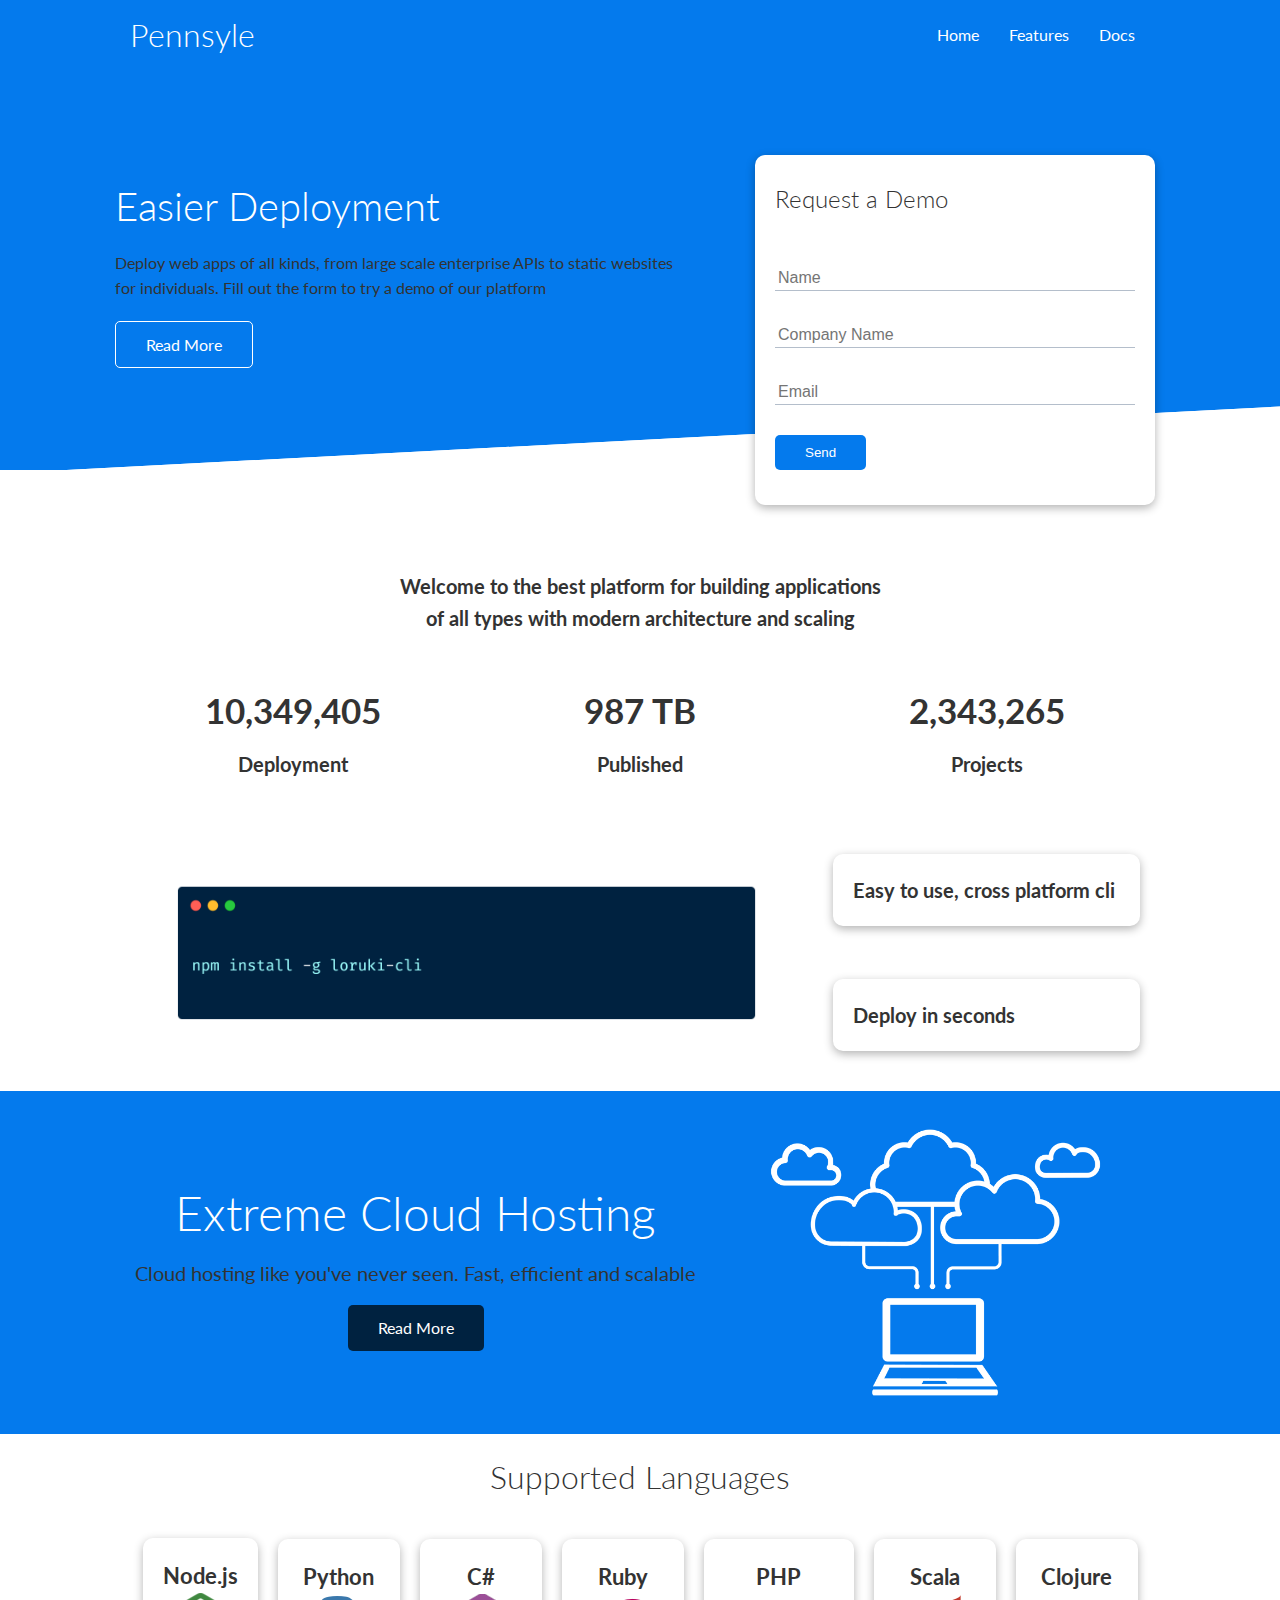
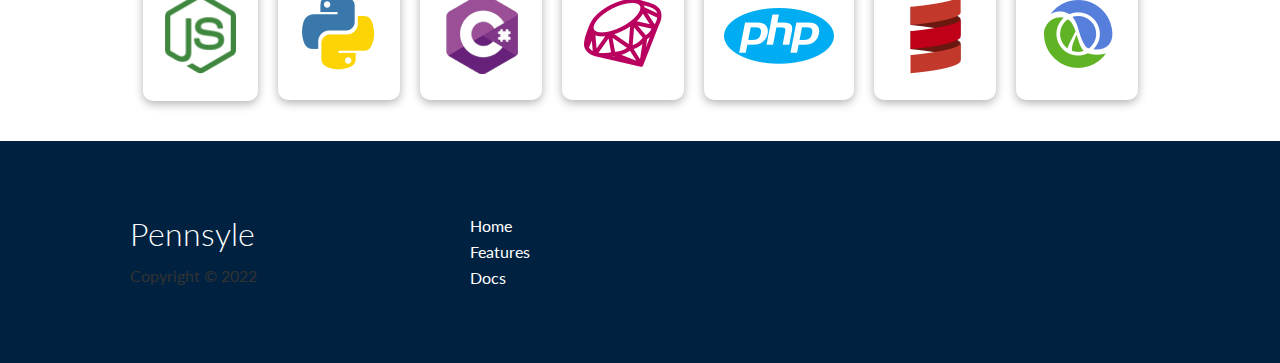
<file: index.html>
<!DOCTYPE html>
<html lang="en">
  <head>
    <meta charset="UTF-8" />
    <meta http-equiv="X-UA-Compatible" content="IE=edge" />
    <meta name="viewport" content="width=device-width, initial-scale=1.0" />
    <link rel="stylesheet" href="style.css" />
    <link rel="stylesheet" href="utilities.css" />
    <link
      rel="stylesheet"
      href="https://cdnjs.cloudflare.com/ajax/libs/font-awesome/6.1.0/css/all.min.css"
      integrity="sha512-10/jx2EXwxxWqCLX/hHth/vu2KY3jCF70dCQB8TSgNjbCVAC/8vai53GfMDrO2Emgwccf2pJqxct9ehpzG+MTw=="
      crossorigin="anonymous"
      referrerpolicy="no-referrer"
    />
    <title>Pennsyle | Cloud Hosting For Everyone</title>
  </head>
  <body>
    <div class="navbar">
      <div class="container flex">
        <h1 class="logo">Pennsyle</h1>
        <nav>
          <ul>
            <li><a href="index.html">Home</a></li>
            <li><a href="features.html">Features</a></li>
            <li><a href="docs.html">Docs</a></li>
          </ul>
        </nav>
      </div>
    </div>

    <section class="showcase">
      <div class="container grid">
        <div class="showcase-text">
          <h1>Easier Deployment</h1>
          <p>
            Deploy web apps of all kinds, from large scale enterprise APIs to
            static websites for individuals. Fill out the form to try a demo of
            our platform
          </p>
          <a href="features.html" class="btn btn-outline">Read More</a>
        </div>

        <div class="showcase-form card">
          <h2>Request a Demo</h2>
          <form
            name="contact"
            method="POST"
            netlify-honeypot="bot-field"
            data-netlify="true"
          >
            <input type="hidden" name="form-name" value="contact" />
            <p class="hidden">
              <label>
                Don’t fill this out if you’re human: <input name="bot-field" />
              </label>
            </p>
            <div class="form-control">
              <input type="text" name="name" placeholder="Name" required />
            </div>

            <div class="form-control">
              <input
                type="text"
                name="company"
                placeholder="Company Name"
                required
              />
            </div>

            <div class="form-control">
              <input type="email" name="email" placeholder="Email" required />
            </div>
            <input type="submit" value="Send" class="btn btn-primary" />
          </form>
        </div>
      </div>
    </section>

    <!-- Stats -->
    <div class="stats">
      <div class="container">
        <h3 class="stats-heading text-center my-1">
          Welcome to the best platform for building applications of all types
          with modern architecture and scaling
        </h3>

        <div class="grid grid-3 text-center my-4">
          <div>
            <i class="fas fa-server fa-3x"></i>
            <h3>10,349,405</h3>
            <p class="text-secondary">Deployment</p>
          </div>

          <div>
            <i class="fas fa-upload fa-3x"></i>
            <h3>987 TB</h3>
            <p class="text-secondary">Published</p>
          </div>

          <div>
            <i class="fas fa-project-diagram fa-3x"></i>
            <h3>2,343,265</h3>
            <p class="text-secondary">Projects</p>
          </div>
        </div>
      </div>
    </div>

    <!-- cli -->
    <section class="cli">
      <div class="container grid">
        <img src="./images/cli.png" alt="cli" />
        <div class="card">
          <h3>Easy to use, cross platform cli</h3>
        </div>
        <div class="card">
          <h3>Deploy in seconds</h3>
        </div>
      </div>
    </section>

    <!-- Cloud -->
    <section class="cloud bg-primary my-2 py-2">
      <div class="container grid">
        <div class="text-center">
          <h2 class="lg">Extreme Cloud Hosting</h2>
          <p class="lead my-1">
            Cloud hosting like you've never seen. Fast, efficient and scalable
          </p>
          <a href="features.html" class="btn btn-dark">Read More</a>
        </div>
        <img src="./images/cloud.png" alt="cloud" />
      </div>
    </section>

    <!-- Supported Languages -->
    <section class="languages">
      <h2 class="md text-center my-2">Supported Languages</h2>
      <div class="container flex">
        <div class="card">
          <h4>Node.js</h4>
          <img src="./images/logos/node.png" alt="" />
        </div>
        <div class="card">
          <h4>Python</h4>
          <img src="./images/logos/python.png" alt="" />
        </div>
        <div class="card">
          <h4>C#</h4>
          <img src="./images/logos/csharp.png" alt="" />
        </div>
        <div class="card">
          <h4>Ruby</h4>
          <img src="./images/logos/ruby.png" alt="" />
        </div>
        <div class="card">
          <h4>PHP</h4>
          <img src="./images/logos/php.png" alt="" />
        </div>
        <div class="card">
          <h4>Scala</h4>
          <img src="./images/logos/scala.png" alt="" />
        </div>
        <div class="card">
          <h4>Clojure</h4>
          <img src="./images/logos/favicon.png" alt="" />
        </div>
      </div>
    </section>

    <!-- Footer -->
    <footer class="footer bg-dark py-5">
      <div class="grid-3 container">
        <div>
          <h1>Pennsyle</h1>
          <p>Copyright &copy; 2022</p>
        </div>
        <div>
          <ul>
            <li><a href="index.html"></a>Home</li>
            <li><a href="features.html"></a>Features</li>
            <li><a href="docs.html"></a>Docs</li>
          </ul>
        </div>
        <div class="social">
          <a href="#"><i class="fab fa-github fa-2x"></i></a>
          <a href="#"><i class="fab fa-facebook fa-2x"></i></a>
          <a href="#"><i class="fab fa-instagram fa-2x"></i></a>
          <a href="#"><i class="fab fa-twitter fa-2x"></i></a>
        </div>
      </div>
    </footer>
  </body>
</html>
</file>
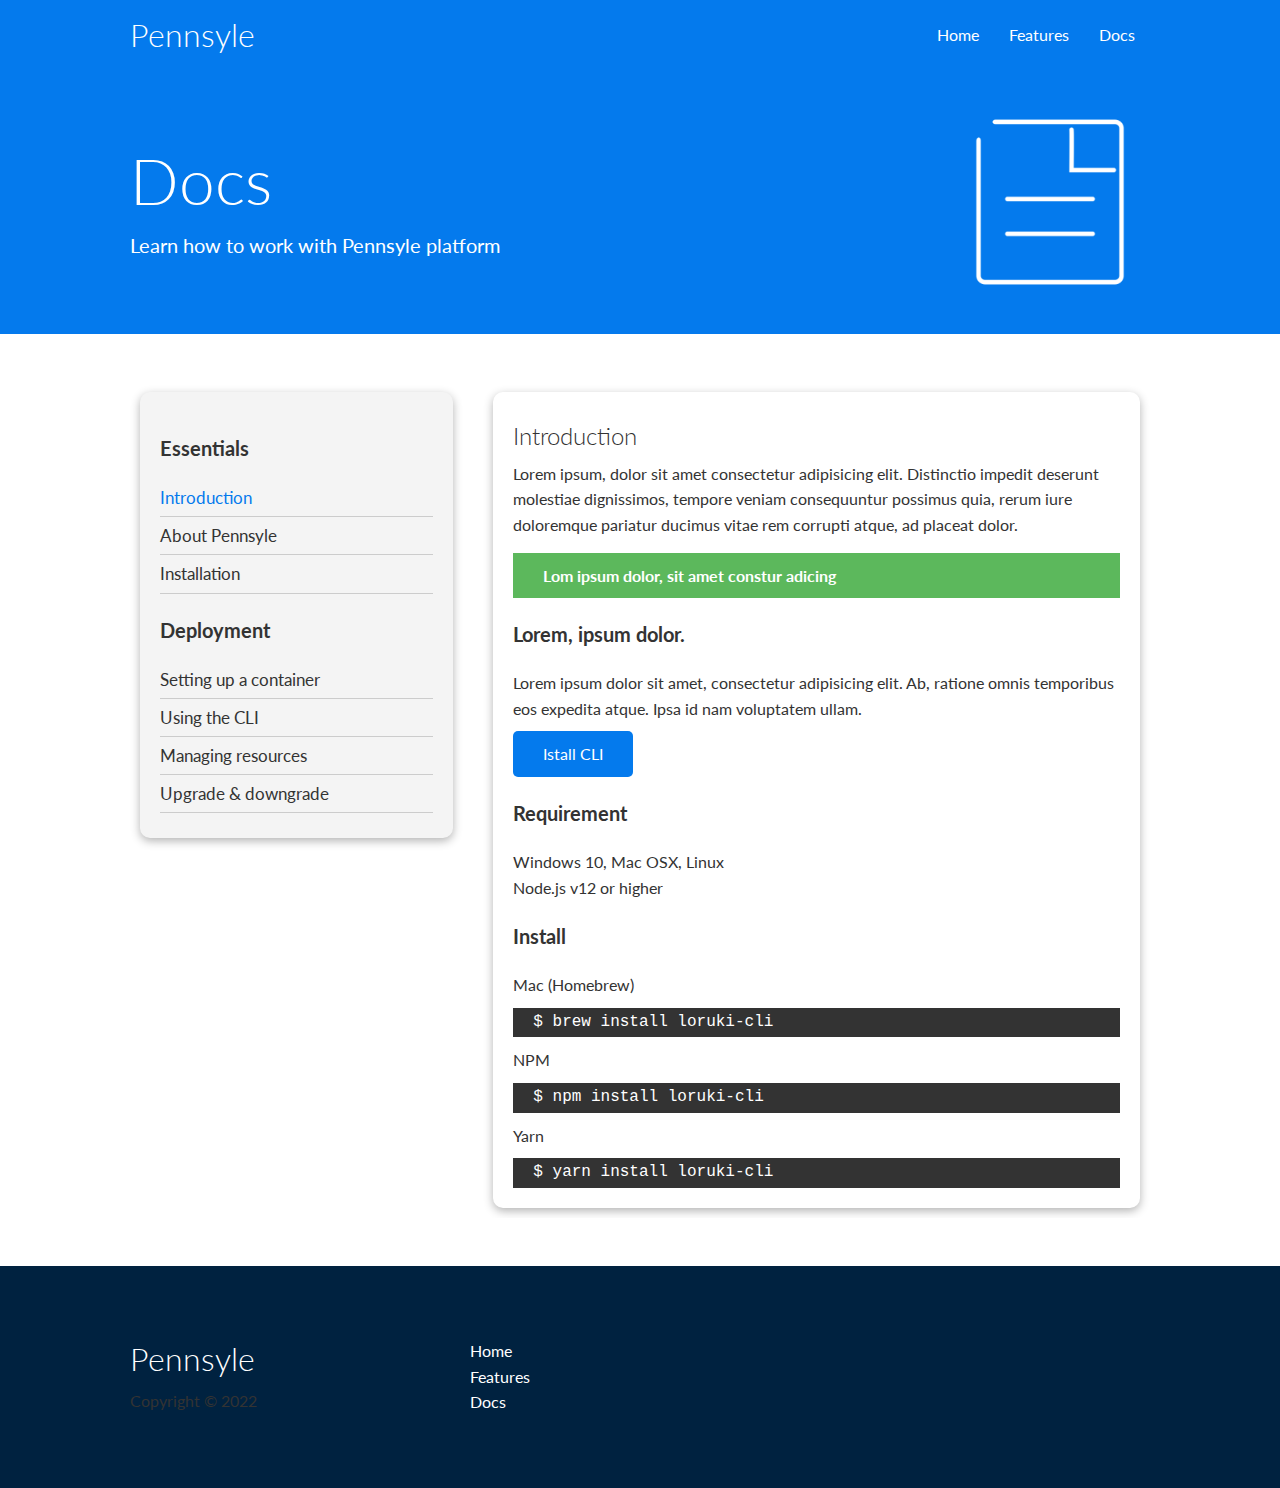
<file: docs.html>
<!DOCTYPE html>
<html lang="en">
  <head>
    <meta charset="UTF-8" />
    <meta http-equiv="X-UA-Compatible" content="IE=edge" />
    <meta name="viewport" content="width=device-width, initial-scale=1.0" />
    <link rel="stylesheet" href="style.css" />
    <link rel="stylesheet" href="utilities.css" />
    <link
      rel="stylesheet"
      href="https://cdnjs.cloudflare.com/ajax/libs/font-awesome/6.1.0/css/all.min.css"
      integrity="sha512-10/jx2EXwxxWqCLX/hHth/vu2KY3jCF70dCQB8TSgNjbCVAC/8vai53GfMDrO2Emgwccf2pJqxct9ehpzG+MTw=="
      crossorigin="anonymous"
      referrerpolicy="no-referrer"
    />
    <title>Pennsyle | Cloud Hosting For Everyone</title>
  </head>
  <body>
    <div class="navbar">
      <div class="container flex">
        <h1 class="logo">Pennsyle</h1>
        <nav>
          <ul>
            <li><a href="index.html">Home</a></li>
            <li><a href="features.html">Features</a></li>
            <li><a href="docs.html">Docs</a></li>
          </ul>
        </nav>
      </div>
    </div>

    <!-- head -->
    <section class="docs-head bg-primary py-3">
      <div class="container grid">
        <div>
          <h1 class="xl">Docs</h1>
          <p class="lead">Learn how to work with Pennsyle platform</p>
        </div>
        <img src="./images/docs.png" alt="" />
      </div>
    </section>

    <!-- docs-main -->
    <section class="docs-main my-4">
      <div class="container grid">
        <div class="card bg-light p3">
          <h3 class="my-2">Essentials</h3>
          <nav>
            <ul>
              <li><a class="text-primary" href="#">Introduction</a></li>
              <li><a href="#">About Pennsyle</a></li>
              <li><a href="#">Installation</a></li>
            </ul>
          </nav>
          <h3 class="my-2">Deployment</h3>
          <nav>
            <ul>
              <li><a href="#">Setting up a container</a></li>
              <li><a href="#">Using the CLI</a></li>
              <li><a href="#">Managing resources</a></li>
              <li><a href="#">Upgrade & downgrade</a></li>
            </ul>
          </nav>
        </div>
        <div class="card">
          <h2>Introduction</h2>
          <p>
            Lorem ipsum, dolor sit amet consectetur adipisicing elit. Distinctio
            impedit deserunt molestiae dignissimos, tempore veniam consequuntur
            possimus quia, rerum iure doloremque pariatur ducimus vitae rem
            corrupti atque, ad placeat dolor.
          </p>
          <div class="alert alert-success">
            <i class="fas fa-info"></i>Lom ipsum dolor, sit amet constur adicing
          </div>
          <h3>Lorem, ipsum dolor.</h3>
          <p>
            Lorem ipsum dolor sit amet, consectetur adipisicing elit. Ab,
            ratione omnis temporibus eos expedita atque. Ipsa id nam voluptatem
            ullam.
          </p>
          <a
            href="
          #"
            class="btn btn-primary"
            >Istall CLI</a
          >

          <h3>Requirement</h3>
          <ul>
            <li>Windows 10, Mac OSX, Linux</li>
            <li>Node.js v12 or higher</li>

            <h3>Install</h3>
            <p>Mac (Homebrew)</p>
            <pre><code>$ brew install loruki-cli</code></pre>
            <p>NPM</p>
            <pre><code>$ npm install loruki-cli</code></pre>
            <p>Yarn</p>
            <pre><code>$ yarn install loruki-cli</code></pre>
          </ul>
        </div>
      </div>
    </section>

    <!-- Footer -->
    <footer class="footer bg-dark py-5">
      <div class="grid-3 container">
        <div>
          <h1>Pennsyle</h1>
          <p>Copyright &copy; 2022</p>
        </div>
        <div>
          <ul>
            <li><a href="index.html"></a>Home</li>
            <li><a href="features.html"></a>Features</li>
            <li><a href="docs.html"></a>Docs</li>
          </ul>
        </div>
        <div class="social">
          <a href="#"><i class="fab fa-github fa-2x"></i></a>
          <a href="#"><i class="fab fa-facebook fa-2x"></i></a>
          <a href="#"><i class="fab fa-instagram fa-2x"></i></a>
          <a href="#"><i class="fab fa-twitter fa-2x"></i></a>
        </div>
      </div>
    </footer>
  </body>
</html>
</file>
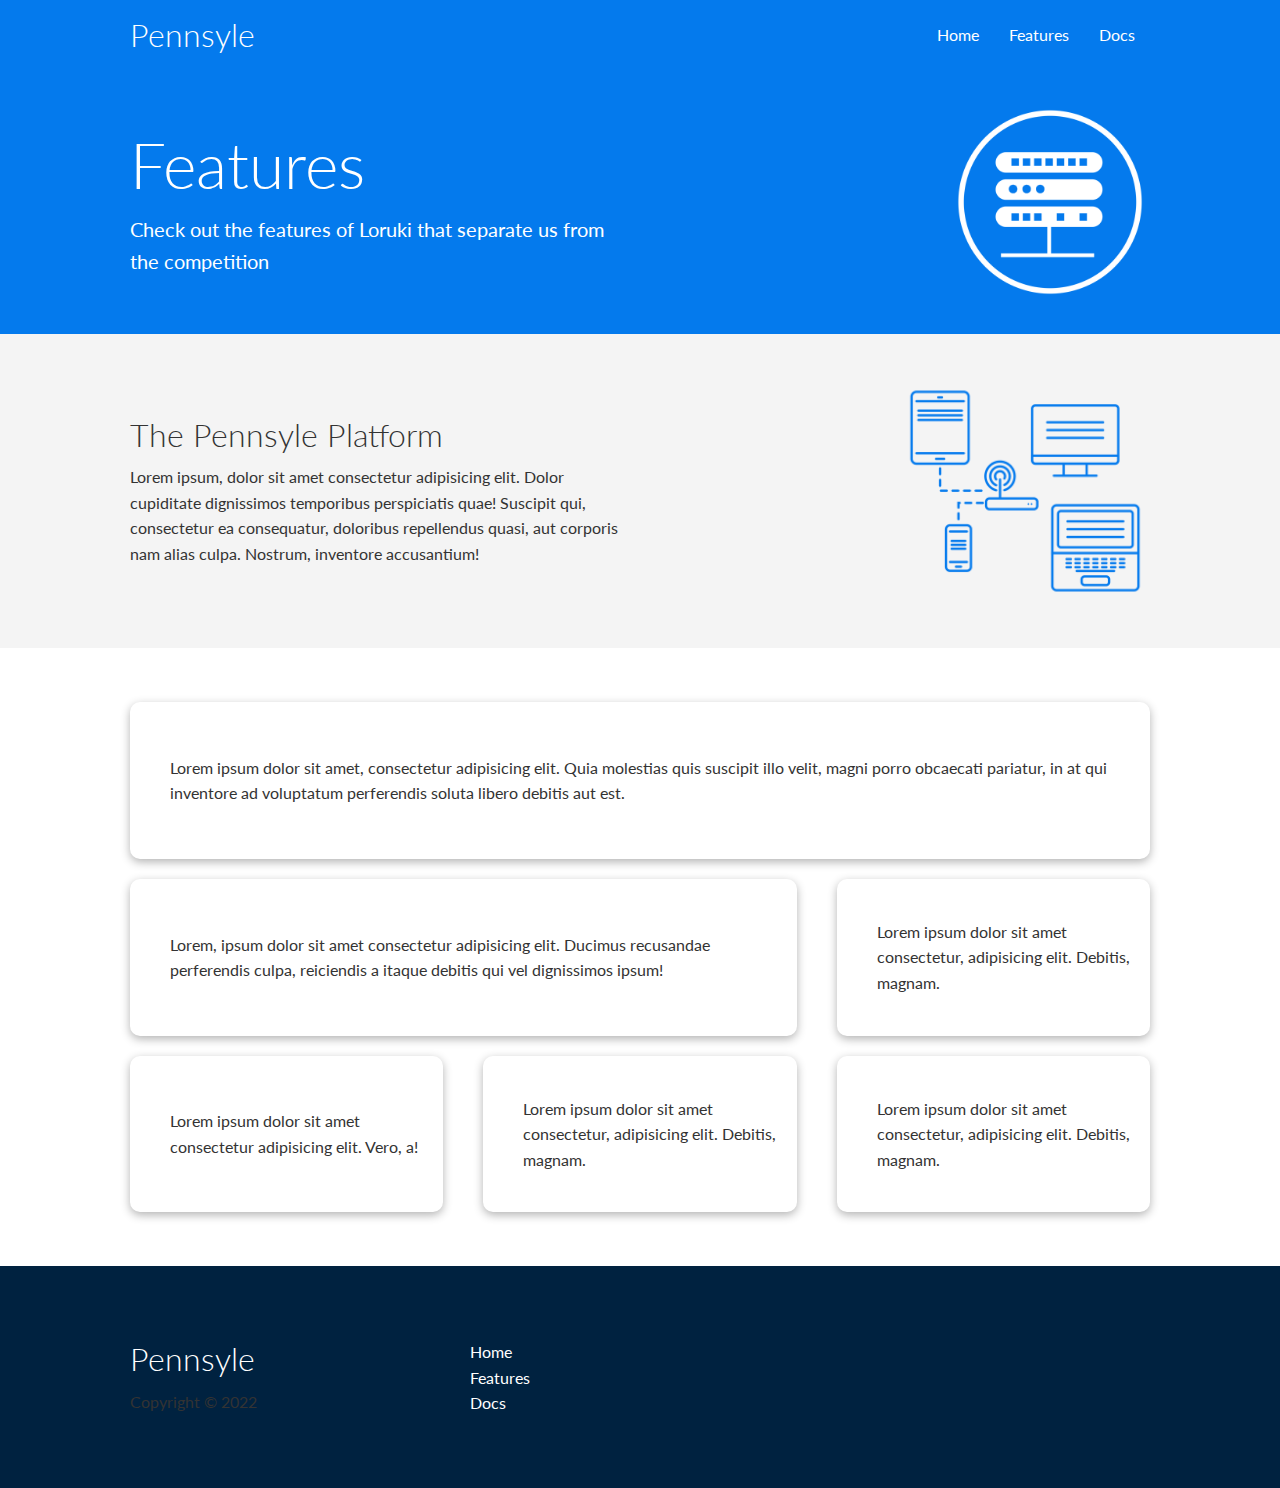
<file: features.html>
<!DOCTYPE html>
<html lang="en">
  <head>
    <meta charset="UTF-8" />
    <meta http-equiv="X-UA-Compatible" content="IE=edge" />
    <meta name="viewport" content="width=device-width, initial-scale=1.0" />
    <link rel="stylesheet" href="style.css" />
    <link rel="stylesheet" href="utilities.css" />
    <link
      rel="stylesheet"
      href="https://cdnjs.cloudflare.com/ajax/libs/font-awesome/6.1.0/css/all.min.css"
      integrity="sha512-10/jx2EXwxxWqCLX/hHth/vu2KY3jCF70dCQB8TSgNjbCVAC/8vai53GfMDrO2Emgwccf2pJqxct9ehpzG+MTw=="
      crossorigin="anonymous"
      referrerpolicy="no-referrer"
    />
    <title>Pennsyle | Cloud Hosting For Everyone</title>
  </head>
  <body>
    <div class="navbar">
      <div class="container flex">
        <h1 class="logo">Pennsyle</h1>
        <nav>
          <ul>
            <li><a href="index.html">Home</a></li>
            <li><a href="features.html">Features</a></li>
            <li><a href="docs.html">Docs</a></li>
          </ul>
        </nav>
      </div>
    </div>

    <!-- head -->
    <div class="section features-head bg-primary py-3">
      <div class="container grid">
        <div>
          <h1 class="xl">Features</h1>
          <p class="lead">
            Check out the features of Loruki that separate us from the
            competition
          </p>
        </div>
        <img src="./images/server.png" alt="" />
      </div>
    </div>

    <!-- sub-head -->
    <section class="features-sub-head bg-light py-3">
      <div class="container grid">
        <div>
          <h1 class="md">The Pennsyle Platform</h1>
          <p>
            Lorem ipsum, dolor sit amet consectetur adipisicing elit. Dolor
            cupiditate dignissimos temporibus perspiciatis quae! Suscipit qui,
            consectetur ea consequatur, doloribus repellendus quasi, aut
            corporis nam alias culpa. Nostrum, inventore accusantium!
          </p>
        </div>
        <img src="./images/server2.png" alt="" />
      </div>
    </section>

    <section class="features-main my-2">
      <div class="container grid">
        <div class="card flex">
          <i class="fas fa-server fa-3x"></i>
          <p>
            Lorem ipsum dolor sit amet, consectetur adipisicing elit. Quia
            molestias quis suscipit illo velit, magni porro obcaecati pariatur,
            in at qui inventore ad voluptatum perferendis soluta libero debitis
            aut est.
          </p>
        </div>
        <div class="card flex">
          <i class="fas fa-network-wired fa-3x"></i>
          <p>
            Lorem, ipsum dolor sit amet consectetur adipisicing elit. Ducimus
            recusandae perferendis culpa, reiciendis a itaque debitis qui vel
            dignissimos ipsum!
          </p>
        </div>
        <div class="card flex">
          <i class="fas fa-laptop-code fa-3x"></i>
          <p>
            Lorem ipsum dolor sit amet consectetur, adipisicing elit. Debitis,
            magnam.
          </p>
        </div>
        <div class="card flex">
          <i class="fas fa-database fa-3x"></i>
          <p>
            Lorem ipsum dolor sit amet consectetur adipisicing elit. Vero, a!
          </p>
        </div>
        <div class="card flex">
          <i class="fas fa-power-off fa-3x"></i>
          <p>
            Lorem ipsum dolor sit amet consectetur, adipisicing elit. Debitis,
            magnam.
          </p>
        </div>
        <div class="card flex">
          <i class="fas fa-upload fa-3x"></i>
          <p>
            Lorem ipsum dolor sit amet consectetur, adipisicing elit. Debitis,
            magnam.
          </p>
        </div>
      </div>
    </section>

    <!-- Footer -->
    <footer class="footer bg-dark py-5">
      <div class="grid-3 container">
        <div>
          <h1>Pennsyle</h1>
          <p>Copyright &copy; 2022</p>
        </div>
        <div>
          <ul>
            <li><a href="index.html"></a>Home</li>
            <li><a href="features.html"></a>Features</li>
            <li><a href="docs.html"></a>Docs</li>
          </ul>
        </div>
        <div class="social">
          <a href="#"><i class="fab fa-github fa-2x"></i></a>
          <a href="#"><i class="fab fa-facebook fa-2x"></i></a>
          <a href="#"><i class="fab fa-instagram fa-2x"></i></a>
          <a href="#"><i class="fab fa-twitter fa-2x"></i></a>
        </div>
      </div>
    </footer>
  </body>
</html>
</file>
<file: style.css>
@import url('https://fonts.googleapis.com/css2?family=Lato:wght@300&display=swap');

:root {
  --primary-color: #047aed;
  --secondary-color: #1c3fa8;
  --dark-color: #002240;
  --light-color: #f4f4f4;
  --success-color: #5cb85c;
  --error-color: #d9534f;
}

* {
  box-sizing: border-box;
  margin: 0;
  padding: 0;
}

body {
  font-size: 16px;
  /* zoom: 80%; */
  font-family: 'Lato', sans-serif;
  color: #333;
  line-height: 1.6;
}

ul {
  list-style-type: none;
}

a {
  text-decoration: none;
  color: #333;
}

h1,
h2 {
  font-weight: 300;
  line-height: 1.2;
  margin: 10px 0;
}

h3 {
  font-size: 20px;
}

p {
  margin: 10px 0;
  color: #333;
}

img {
  width: 100%;
}

code,
pre {
  background-color: #333;
  color: #fff;
  padding: 2px 10px;
}

.hidden {
  visibility: hidden;
  height: 0;
}

/* Navbar */
.navbar {
  background-color: var(--primary-color);
  color: #fff;
  height: 70px;
}

.navbar ul {
  display: flex;
}

.navbar a {
  color: #fff;
  padding: 10px;
  margin: 0 5px;
}

.navbar a:hover {
  border-bottom: 2px #fff solid;
}

.navbar .flex {
  justify-content: space-between;
}

/* Showcase */
.showcase {
  height: 400px;
  background-color: var(--primary-color);
  color: #fff;
  position: relative;
}

.showcase h1 {
  font-size: 40px;
}

.showcase p {
  margin: 20px 0;
}

.showcase .grid {
  overflow: visible;
  grid-template-columns: 55% 45%;
  gap: 30px;
  /* width: 100%; */
}

.showcase-text {
  animation: slideInFromLeft 1s ease-in;
}

.showcase-form {
  animation: slideInFromRight 1s ease-in;
  position: relative;
  top: 60px;
  height: 350px;
  width: 400px;
  padding: 40px;
  z-index: 100;
  justify-self: flex-end;
}

.showcase-form .form-control {
  margin: 30px 0;
}

.showcase-form input[type='text'],
.showcase-form input[type='email'] {
  border: 0;
  border-bottom: 1px solid #b4becb;
  width: 100%;
  padding: 3px;
  font-size: 16px;
}

.showcase-form input:focus {
  outline: none;
}

.showcase::before,
.showcase::after {
  content: '';
  position: absolute;
  height: 100px;
  bottom: -70px;
  right: 0;
  left: 0;
  background-color: #fff;
  transform: skewY(-3deg);
  -webkit-transform: skewY(-3deg);
  -moz-transform: skewY(-3deg);
  -ms-transform: skewY(-3deg);
}

/* stats */
.stats {
  padding-top: 100px;
  animation: slideInFromBottom 1s ease-in;
}

.stats .stats-heading {
  max-width: 500px;
  margin: auto;
  /* text-align: center; */
}

.stats .grid h3 {
  font-size: 35px;
}

.stats .grid p {
  font-size: 20px;
  font-weight: bold;
}

/* CLI */
.cli .grid {
  grid-template-columns: repeat(3, 1fr);
  grid-template-rows: repeat(2, 1fr);
}

.cli .grid > *:first-child {
  grid-column: 1 / span 2;
  grid-row: 1 / span 2;
}

/* Cloud */
.cloud .grid {
  grid-template-columns: 4fr 3fr;
}

/* Languages */
.languages .flex {
  flex-wrap: wrap;
}

.languages .card {
  text-align: center;
  margin: 18px 10px 40px;
  transition: transform 0.2s ease-in;
}

.languages .card h4 {
  font-size: 22px;
}

.languages .card:hover {
  transform: translateY(-15px);
}

/* features */
.features-head img,
.docs-head img {
  width: 200px;
  justify-self: flex-end;
}

.features-head .lead {
  color: #fff;
}

/* features-sub-head */

.features-sub-head img {
  width: 250px;
  justify-self: flex-end;
}

.features-sub-head p,
.features-sub-head .md {
  color: #333;
}

.features-main .card > i {
  margin-right: 20px;
}

.features-main .grid {
  padding: 30px;
  display: grid;
  grid-template-columns: repeat(3, 1fr);
  grid-template-rows: repeat(3, 1fr);
}

.features-main .grid > *:first-child {
  grid-column: 1 / span 3;
  grid-row: 1;
}
.features-main .grid > *:nth-child(2) {
  grid-column: 1 / span 2;
  grid-row: 2;
}

/* docs */
.docs-main h3 {
  margin: 20px 0;
  color: #333;
}

.docs-head .lead {
  color: #fff;
}

.docs-main .grid {
  grid-template-columns: 1fr 2fr;
  align-items: flex-start;
}

.docs-main nav li {
  font-size: 17px;
  padding-bottom: 5px;
  margin-bottom: 5px;
  border-bottom: 1px #ccc solid;
}

.docs-main nav li a:hover {
  font-weight: bold;
}

/* animation */
@keyframes slideInFromLeft {
  0% {
    transform: translateX(-100%);
  }

  100% {
    transform: translateX(0%);
  }
}

@keyframes slideInFromRight {
  0% {
    transform: translateX(100%);
  }

  100% {
    transform: translateX(0%);
  }
}

@keyframes slideInFromTop {
  0% {
    transform: translateY(-100%);
  }

  100% {
    transform: translateY(0%);
  }
}

@keyframes slideInFromBottom {
  0% {
    transform: translateY(100%);
  }

  100% {
    transform: translateY(0%);
  }
}

/* Footer */
.footer .container {
  display: grid;
  grid-template-columns: 1fr 1fr 1fr;
  align-items: center;
}

.footer .social a {
  margin: 0 10px;
}

/* Tablet & Under */
@media (max-width: 768px) {
  .grid,
  .showcase .grid,
  .stats .grid,
  .cli .grid,
  .cloud .grid,
  .features-head .grid,
  .features-sub-head .grid,
  .features-main .grid,
  .docs-head .grid,
  .docs-main .grid {
    grid-template-columns: 1fr;
    grid-template-rows: 1fr;
  }

  .features-head,
  .features-sub,
  .docs-head {
    text-align: center;
  }

  .features-head img,
  .features-sub-head img,
  .docs-head img {
    justify-self: center;
  }

  .showcase {
    height: auto;
  }

  .showcase-text {
    text-align: center;
    margin-top: 40px;
    animation: slideInFromTop 1s ease-in;
  }

  .showcase-form {
    justify-self: center;
    margin: auto;
    animation: slideInFromBottom 1s ease-in;
  }

  .cli .grid > *:first-child {
    grid-column: 1;
    grid-row: 1;
  }

  .features-main .grid > *:first-child,
  .features-main .grid > *:nth-child(2)  {
    grid-column: 1;
  }
 

/* Mobibe */
@media (max-width: 500px) {
  .navbar {
    /* height: 100%; */
    height: 110px;
    /* overflow: hidden; */
    margin: 0;
    padding: 0;
  }

  .navbar nav ul {
    margin-bottom: 10px;
  }

  .navbar .flex {
    flex-direction: column;
  }

  .navbar .flex ul {
    background-color: rgba(0, 0, 0, 0.1);
  }

  .footer .container {
    grid-template-columns: 1fr;
    text-align: center;
  }

  .footer .container p {
    margin-bottom: 30px;
  }

  .footer .container ul {
    margin-bottom: 30px;
  }
}
</file>
<file: utilities.css>
/* Utility */
.container {
  max-width: 1100px;
  margin: 0 auto;
  overflow: auto;
  padding: 0 40px;
}

.card {
  background-color: #fff;
  color: #333;
  border-radius: 10px;
  box-shadow: 0 3px 10px rgba(0, 0, 0, 0.3);
  padding: 20px;
  margin: 10px;
}

.btn {
  display: inline-block;
  padding: 10px 30px;
  cursor: pointer;
  background-color: var(--primary-color);
  color: #fff;
  border: none;
  border-radius: 5px;
}

.btn-outline {
  background-color: transparent;
  border: 1px solid #fff;
}

.btn:hover {
  transform: scale(0.98s);
}

/* Background & Coloured Buttons */
.bg-primary,
.btn-primary {
  background-color: var(--primary-color);
  color: #fff;
}

.bg-dark,
.btn-dark {
  background-color: var(--dark-color);
  color: #fff;
}

.bg-light,
.btn-light {
  background-color: var(--light-color);
  color: var(--light-color);
}
.bg-secondary,
.btn-secondary {
  background-color: var(--secondary-color);
  color: #fff;
}

/* ?text-ptimary */

.text-primary {
  color: var(--primary-color);
}

.text-dark {
  color: var(--dark-color);
}

.text-light {
  color: var(--light-color);
}

.tex-secondary {
  color: var(--secondary-color);
}

.bg-primary a,
.btn-primary a,
.bg-dark a,
.btn-dark a,
bg-light a,
.btn-light a,
.bg-secondary a,
.btn-secondary a {
  color: #fff;
}

/* Text Sizes */
.lead {
  font-size: 20px;
}

.sm {
  font-size: 1rem;
}

.md {
  font-size: 2rem;
}

.lg {
  font-size: 3rem;
}

.xl {
  font-size: 4rem;
}

.text-center {
  text-align: center;
}

/* alert */
.alert {
  background-color: var(--light-color);
  padding: 10px 20px;
  font-weight: bold;
  margin: 15px 0;
}

.alert i {
  margin-right: 10px;
}

.alert-success {
  background-color: var(--success-color);
  color: #fff;
}

.alert-error {
  background-color: var(--error-color);
  color: #fff;
}

.flex {
  display: flex;
  justify-content: center;
  align-items: center;
  height: 100%;
}

.grid {
  display: grid;
  grid-template-columns: repeat(2, 1fr);
  gap: 20px;
  justify-content: center;
  align-items: center;
  height: 100%;
}

.grid-3 {
  grid-template-columns: repeat(3, 1fr);
}

/* Margin */
.my-1 {
  margin: 1rem 0;
}
.my-2 {
  margin: 1.5rem 0;
}
.my-3 {
  margin: 2rem 0;
}
.my-4 {
  margin: 3rem 0;
}
.my-5 {
  margin: 4rem 0;
}
.m-1 {
  margin: 1rem;
}
.m-2 {
  margin: 1.5rem;
}
.m-3 {
  margin: 2rem;
}
.m-4 {
  margin: 3rem;
}
.m-5 {
  margin: 4rem;
}

/* Padding */
.py-1 {
  padding: 1rem 0;
}
.py-2 {
  padding: 1.5rem 0;
}
.py-3 {
  padding: 2rem 0;
}
.py-4 {
  padding: 3rem 0;
}
.py-5 {
  padding: 4rem 0;
}
.p-1 {
  padding: 1rem;
}
.p-2 {
  padding: 1.5rem;
}
.p-3 {
  padding: 2rem;
}
.p-4 {
  padding: 3rem;
}
.p-5 {
  padding: 4rem;
}
</file>
